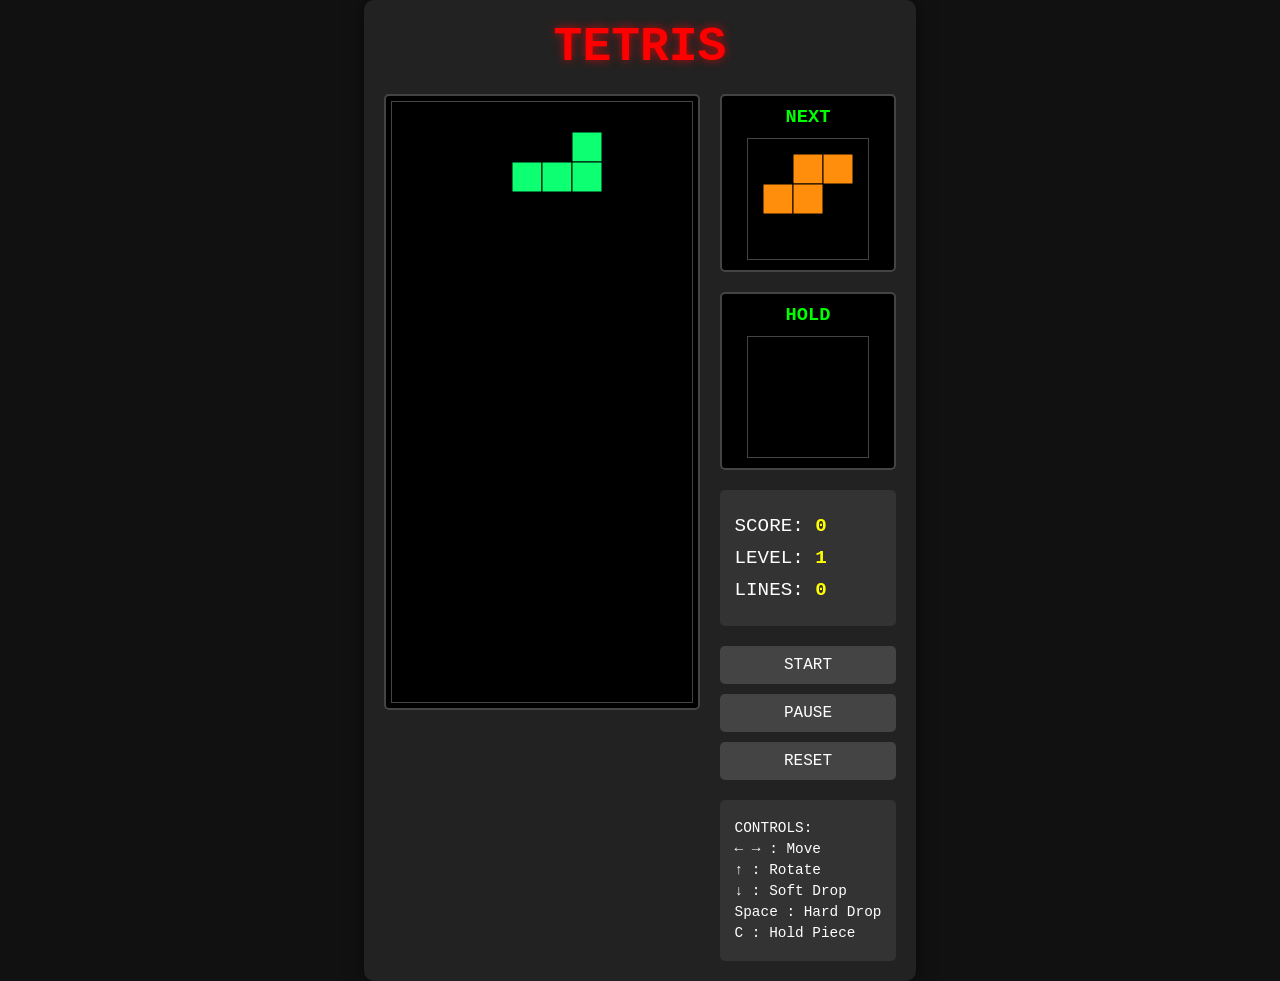
<file: index.html>
<!DOCTYPE html>
<html lang="en">
<head>
    <meta charset="UTF-8">
    <meta name="viewport" content="width=device-width, initial-scale=1.0">
    <title>Tetris Game</title>
    <link rel="stylesheet" href="style.css">
</head>
<body>
    <div class="game-container">
        <h1>TETRIS</h1>
        <div class="game-area">
            <div class="main-board">
                <canvas id="board" width="300" height="600"></canvas>
            </div>
            <div class="side-panel">
                <div class="next-piece">
                    <h3>NEXT</h3>
                    <canvas id="nextPiece" width="120" height="120"></canvas>
                </div>
                <div class="hold-piece">
                    <h3>HOLD</h3>
                    <canvas id="holdPiece" width="120" height="120"></canvas>
                </div>
                <div class="stats">
                    <div class="score">SCORE: <span id="score">0</span></div>
                    <div class="level">LEVEL: <span id="level">1</span></div>
                    <div class="lines">LINES: <span id="lines">0</span></div>
                </div>
                <div class="controls">
                    <button id="startBtn">START</button>
                    <button id="pauseBtn">PAUSE</button>
                    <button id="resetBtn">RESET</button>
                </div>
                <div class="instructions">
                    <p>CONTROLS:</p>
                    <p>← → : Move</p>
                    <p>↑ : Rotate</p>
                    <p>↓ : Soft Drop</p>
                    <p>Space : Hard Drop</p>
                    <p>C : Hold Piece</p>
                </div>
            </div>
        </div>
    </div>
    <script src="script.js"></script>
</body>
</html>
</file>
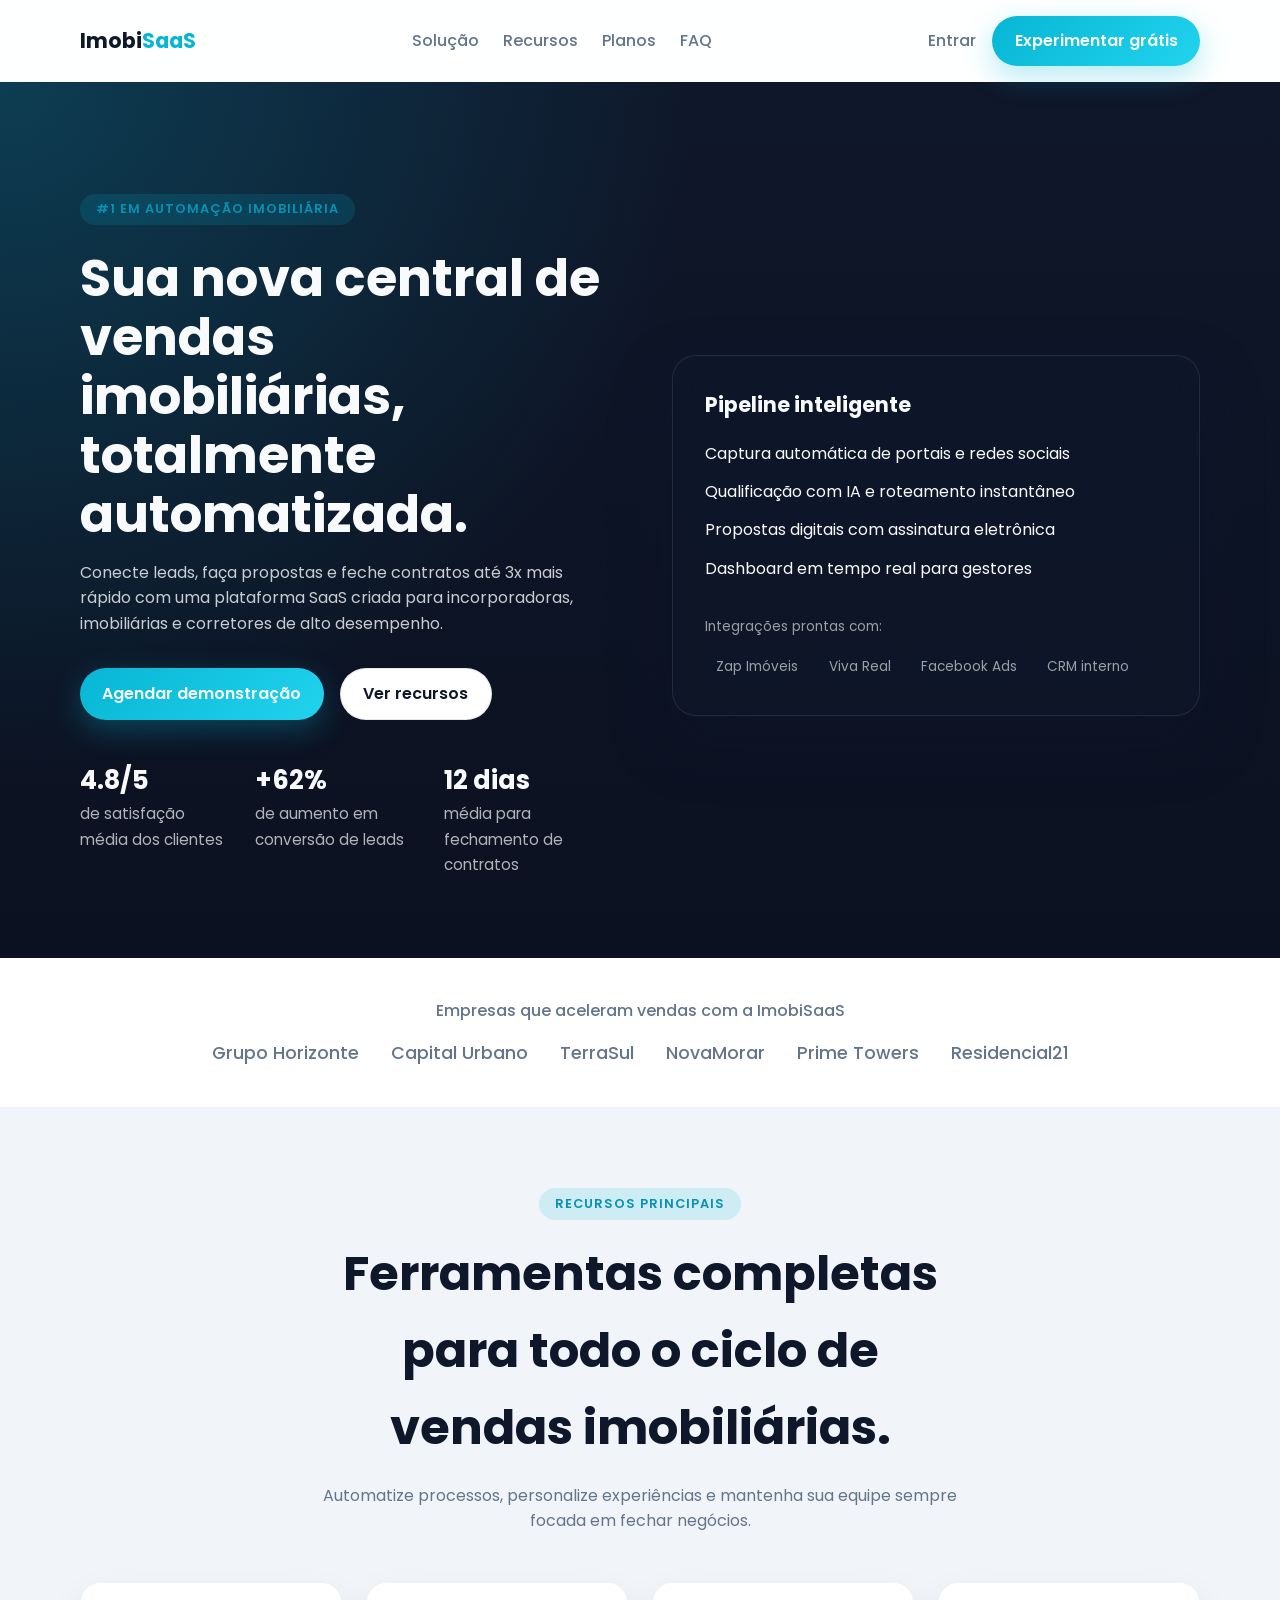
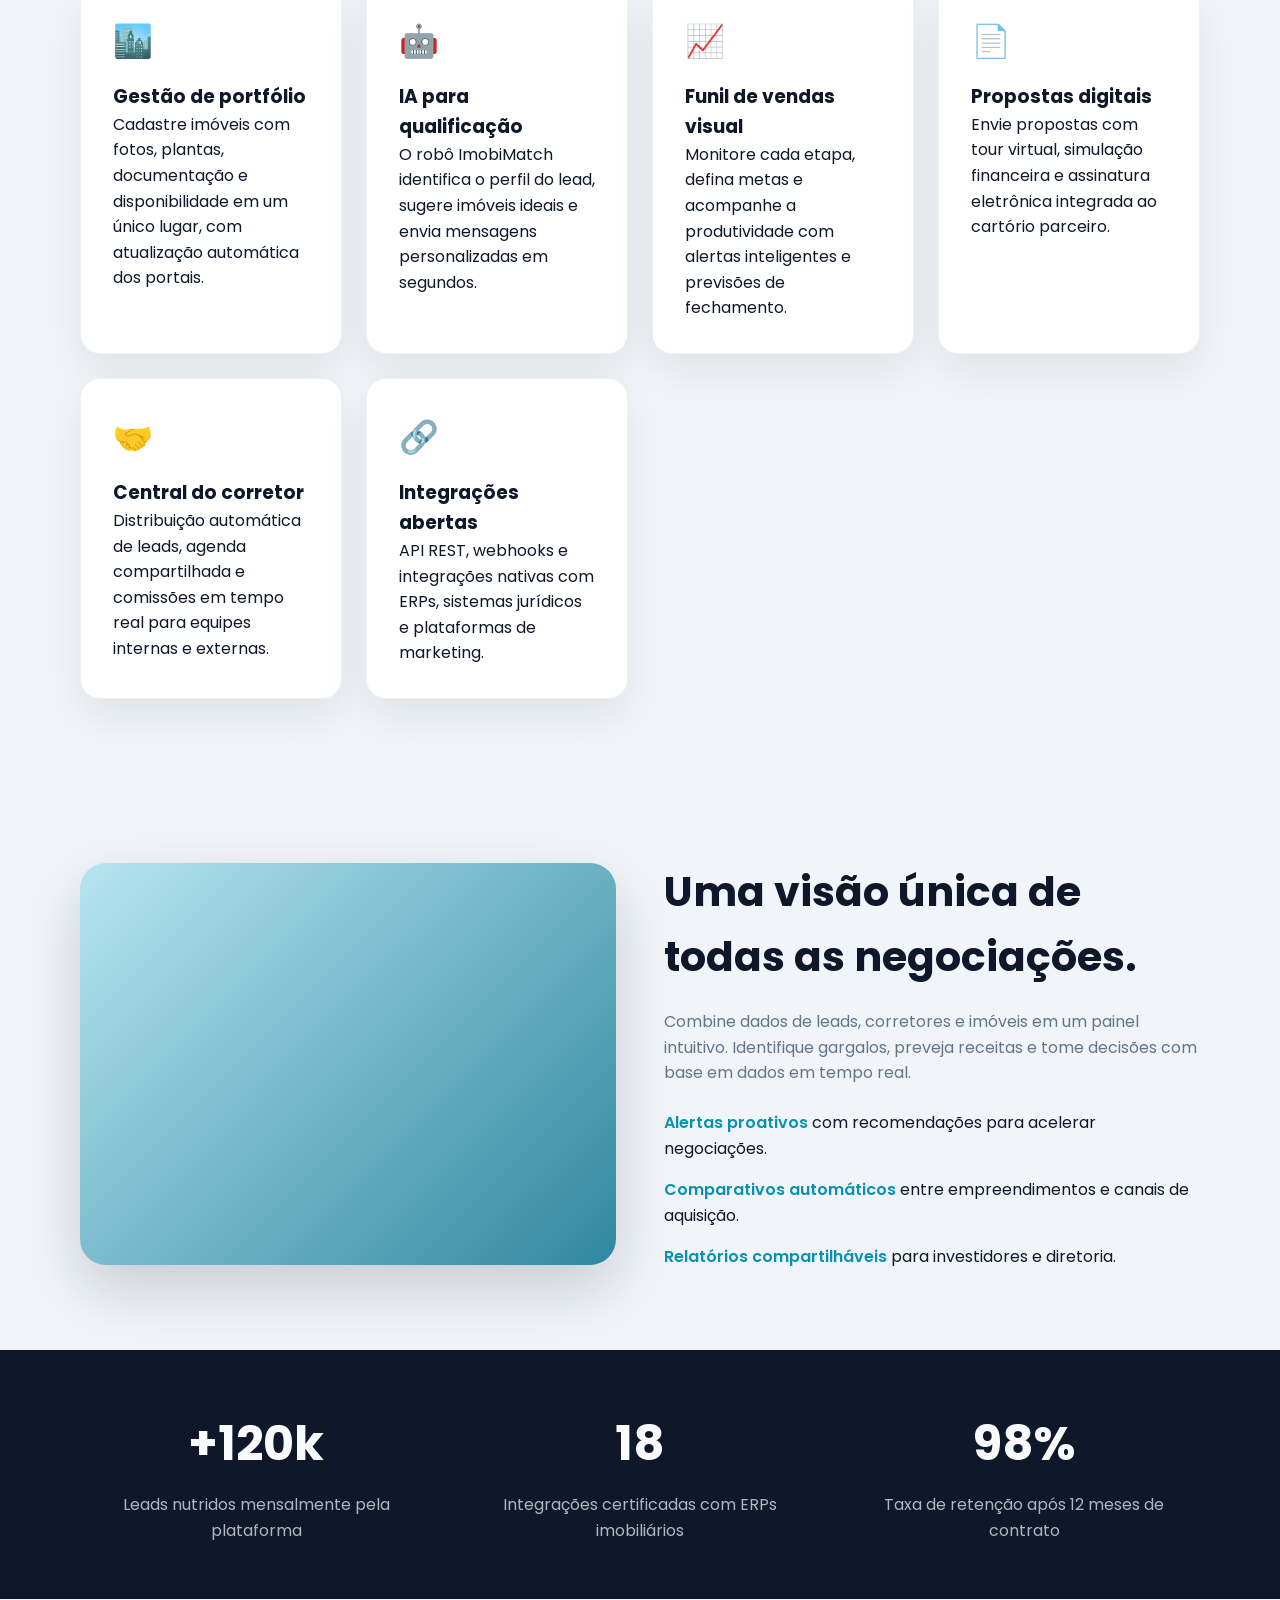
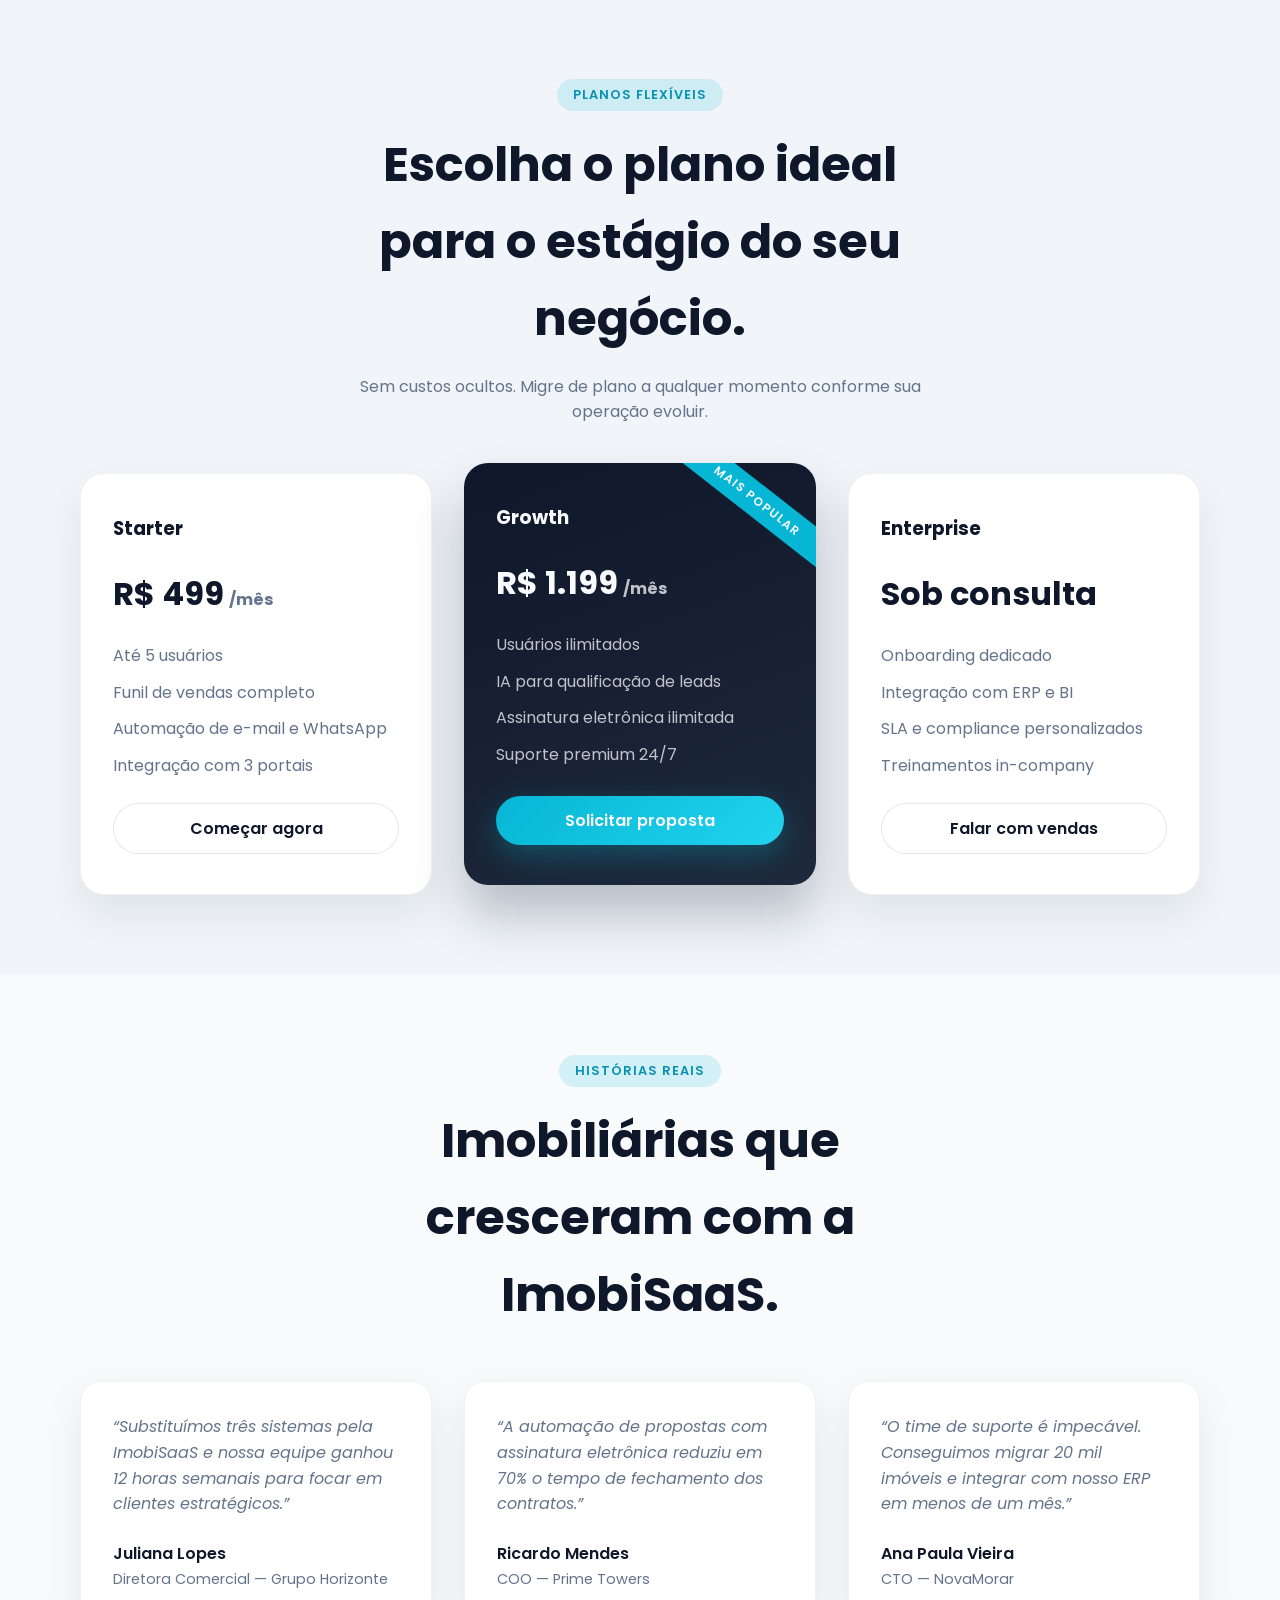
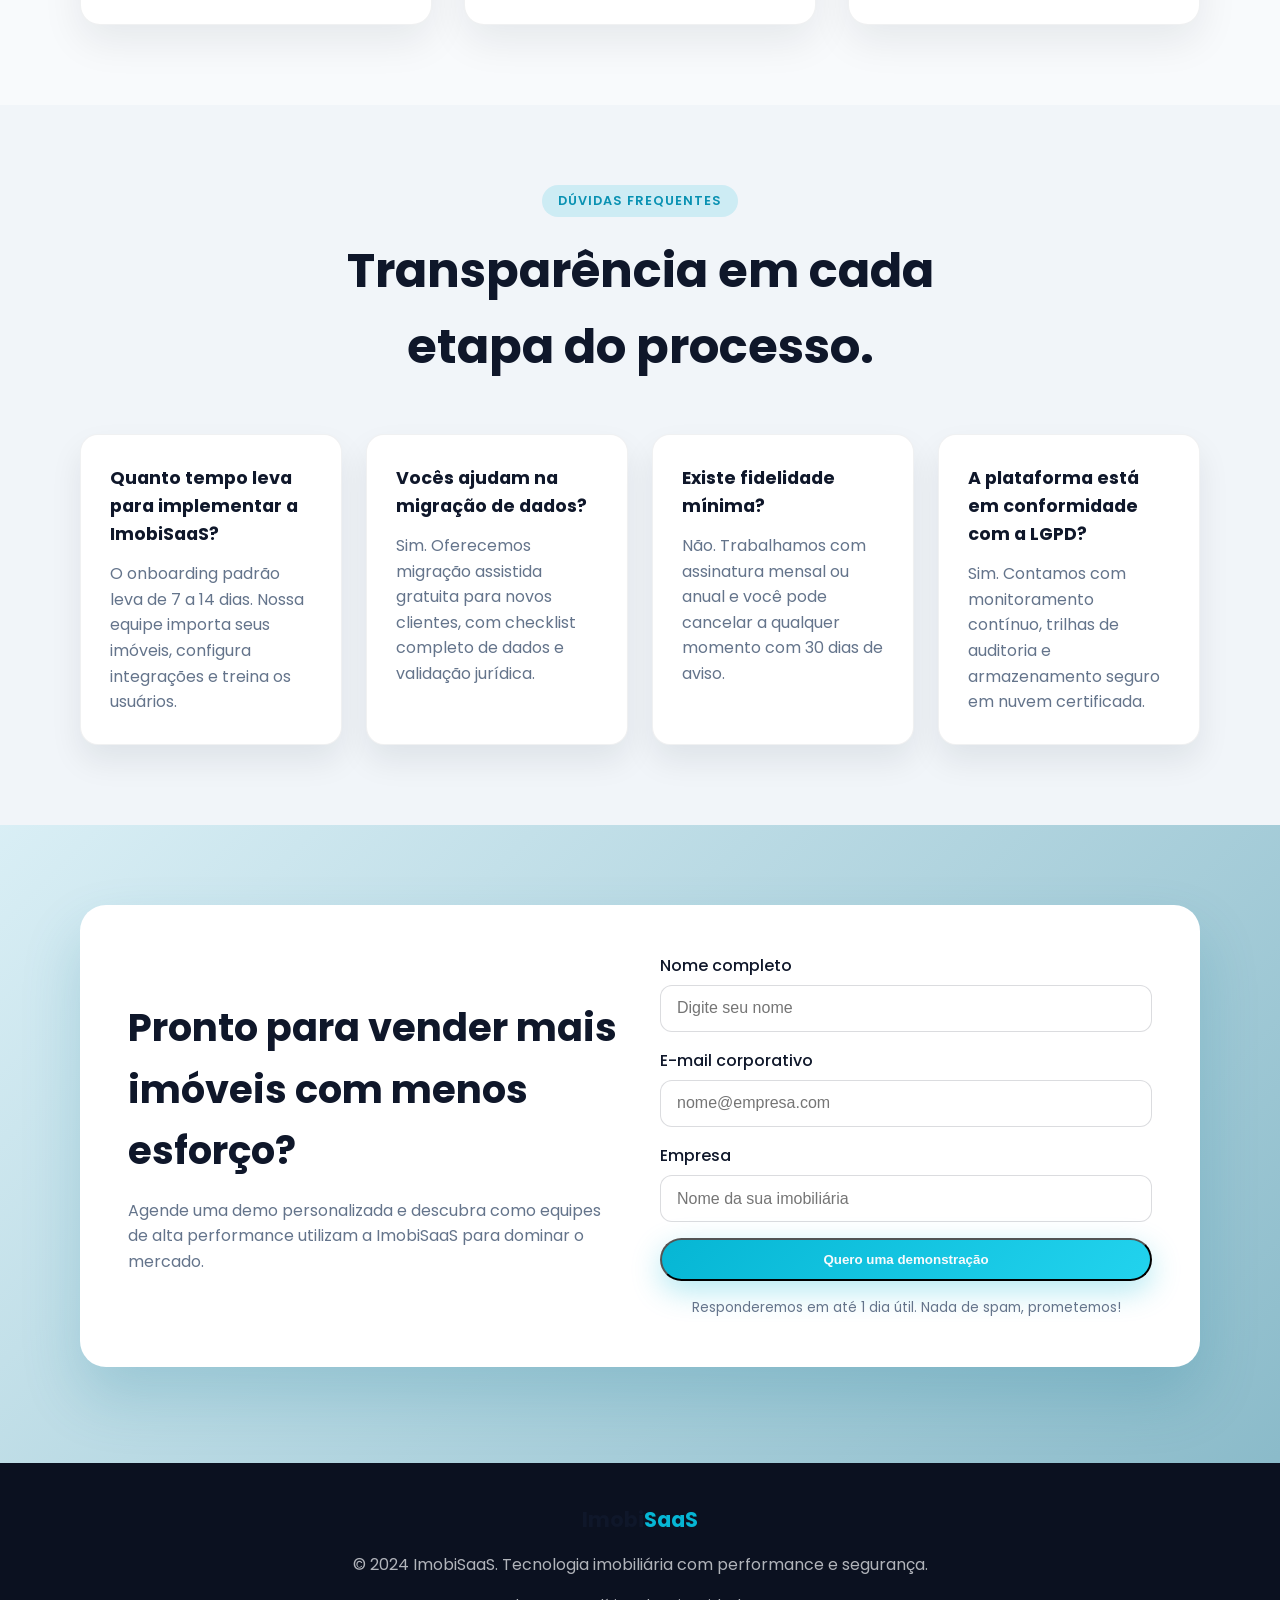
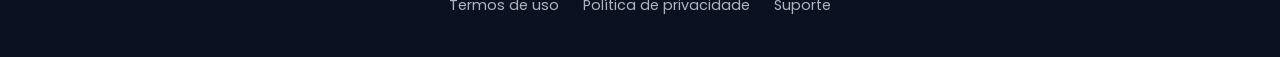
<file: landing/index.html>
<!DOCTYPE html>
<html lang="pt-BR">
<head>
    <meta charset="UTF-8">
    <meta name="viewport" content="width=device-width, initial-scale=1.0">
    <title>ImobiSaaS — Plataforma Inteligente de Venda de Imóveis</title>
    <link rel="preconnect" href="https://fonts.googleapis.com">
    <link rel="preconnect" href="https://fonts.gstatic.com" crossorigin>
    <link href="https://fonts.googleapis.com/css2?family=Poppins:wght@300;400;500;600;700&display=swap" rel="stylesheet">
    <link rel="stylesheet" href="styles.css">
</head>
<body>
    <header class="top-bar">
        <div class="container">
            <div class="logo">Imobi<span>SaaS</span></div>
            <nav class="nav-links">
                <a href="#solucao">Solução</a>
                <a href="#recursos">Recursos</a>
                <a href="#planos">Planos</a>
                <a href="#faq">FAQ</a>
            </nav>
            <div class="actions">
                <a class="link" href="#">Entrar</a>
                <a class="btn primary" href="#contato">Experimentar grátis</a>
            </div>
        </div>
    </header>

    <main>
        <section class="hero" id="solucao">
            <div class="container">
                <div class="copy">
                    <span class="badge">#1 em automação imobiliária</span>
                    <h1>Sua nova central de vendas imobiliárias, totalmente automatizada.</h1>
                    <p>Conecte leads, faça propostas e feche contratos até 3x mais rápido com uma plataforma SaaS criada para incorporadoras, imobiliárias e corretores de alto desempenho.</p>
                    <div class="cta">
                        <a class="btn primary" href="#contato">Agendar demonstração</a>
                        <a class="btn secondary" href="#recursos">Ver recursos</a>
                    </div>
                    <ul class="hero-metrics">
                        <li><strong>4.8/5</strong><span>de satisfação média dos clientes</span></li>
                        <li><strong>+62%</strong><span>de aumento em conversão de leads</span></li>
                        <li><strong>12 dias</strong><span>média para fechamento de contratos</span></li>
                    </ul>
                </div>
                <div class="card">
                    <h3>Pipeline inteligente</h3>
                    <ul>
                        <li>Captura automática de portais e redes sociais</li>
                        <li>Qualificação com IA e roteamento instantâneo</li>
                        <li>Propostas digitais com assinatura eletrônica</li>
                        <li>Dashboard em tempo real para gestores</li>
                    </ul>
                    <div class="card-foot">
                        <span>Integrações prontas com:</span>
                        <div class="integrations">
                            <span>Zap Imóveis</span>
                            <span>Viva Real</span>
                            <span>Facebook Ads</span>
                            <span>CRM interno</span>
                        </div>
                    </div>
                </div>
            </div>
        </section>

        <section class="logos">
            <div class="container">
                <span>Empresas que aceleram vendas com a ImobiSaaS</span>
                <div class="marquee">
                    <span>Grupo Horizonte</span>
                    <span>Capital Urbano</span>
                    <span>TerraSul</span>
                    <span>NovaMorar</span>
                    <span>Prime Towers</span>
                    <span>Residencial21</span>
                </div>
            </div>
        </section>

        <section class="features" id="recursos">
            <div class="container">
                <div class="section-heading">
                    <span class="badge">Recursos principais</span>
                    <h2>Ferramentas completas para todo o ciclo de vendas imobiliárias.</h2>
                    <p>Automatize processos, personalize experiências e mantenha sua equipe sempre focada em fechar negócios.</p>
                </div>
                <div class="feature-grid">
                    <article class="feature-card">
                        <div class="icon">🏙️</div>
                        <h3>Gestão de portfólio</h3>
                        <p>Cadastre imóveis com fotos, plantas, documentação e disponibilidade em um único lugar, com atualização automática dos portais.</p>
                    </article>
                    <article class="feature-card">
                        <div class="icon">🤖</div>
                        <h3>IA para qualificação</h3>
                        <p>O robô ImobiMatch identifica o perfil do lead, sugere imóveis ideais e envia mensagens personalizadas em segundos.</p>
                    </article>
                    <article class="feature-card">
                        <div class="icon">📈</div>
                        <h3>Funil de vendas visual</h3>
                        <p>Monitore cada etapa, defina metas e acompanhe a produtividade com alertas inteligentes e previsões de fechamento.</p>
                    </article>
                    <article class="feature-card">
                        <div class="icon">📄</div>
                        <h3>Propostas digitais</h3>
                        <p>Envie propostas com tour virtual, simulação financeira e assinatura eletrônica integrada ao cartório parceiro.</p>
                    </article>
                    <article class="feature-card">
                        <div class="icon">🤝</div>
                        <h3>Central do corretor</h3>
                        <p>Distribuição automática de leads, agenda compartilhada e comissões em tempo real para equipes internas e externas.</p>
                    </article>
                    <article class="feature-card">
                        <div class="icon">🔗</div>
                        <h3>Integrações abertas</h3>
                        <p>API REST, webhooks e integrações nativas com ERPs, sistemas jurídicos e plataformas de marketing.</p>
                    </article>
                </div>
            </div>
        </section>

        <section class="showcase">
            <div class="container">
                <div class="showcase-image" role="img" aria-label="Dashboard da plataforma ImobiSaaS"></div>
                <div class="showcase-copy">
                    <h2>Uma visão única de todas as negociações.</h2>
                    <p>Combine dados de leads, corretores e imóveis em um painel intuitivo. Identifique gargalos, preveja receitas e tome decisões com base em dados em tempo real.</p>
                    <ul>
                        <li><span>Alertas proativos</span> com recomendações para acelerar negociações.</li>
                        <li><span>Comparativos automáticos</span> entre empreendimentos e canais de aquisição.</li>
                        <li><span>Relatórios compartilháveis</span> para investidores e diretoria.</li>
                    </ul>
                </div>
            </div>
        </section>

        <section class="metrics">
            <div class="container">
                <div class="metric">
                    <strong>+120k</strong>
                    <span>Leads nutridos mensalmente pela plataforma</span>
                </div>
                <div class="metric">
                    <strong>18</strong>
                    <span>Integrações certificadas com ERPs imobiliários</span>
                </div>
                <div class="metric">
                    <strong>98%</strong>
                    <span>Taxa de retenção após 12 meses de contrato</span>
                </div>
            </div>
        </section>

        <section class="pricing" id="planos">
            <div class="container">
                <div class="section-heading">
                    <span class="badge">Planos flexíveis</span>
                    <h2>Escolha o plano ideal para o estágio do seu negócio.</h2>
                    <p>Sem custos ocultos. Migre de plano a qualquer momento conforme sua operação evoluir.</p>
                </div>
                <div class="pricing-grid">
                    <article class="pricing-card">
                        <h3>Starter</h3>
                        <p class="price">R$ 499<span>/mês</span></p>
                        <ul>
                            <li>Até 5 usuários</li>
                            <li>Funil de vendas completo</li>
                            <li>Automação de e-mail e WhatsApp</li>
                            <li>Integração com 3 portais</li>
                        </ul>
                        <a class="btn secondary" href="#contato">Começar agora</a>
                    </article>
                    <article class="pricing-card destaque">
                        <div class="tag">Mais popular</div>
                        <h3>Growth</h3>
                        <p class="price">R$ 1.199<span>/mês</span></p>
                        <ul>
                            <li>Usuários ilimitados</li>
                            <li>IA para qualificação de leads</li>
                            <li>Assinatura eletrônica ilimitada</li>
                            <li>Suporte premium 24/7</li>
                        </ul>
                        <a class="btn primary" href="#contato">Solicitar proposta</a>
                    </article>
                    <article class="pricing-card">
                        <h3>Enterprise</h3>
                        <p class="price">Sob consulta</p>
                        <ul>
                            <li>Onboarding dedicado</li>
                            <li>Integração com ERP e BI</li>
                            <li>SLA e compliance personalizados</li>
                            <li>Treinamentos in-company</li>
                        </ul>
                        <a class="btn secondary" href="#contato">Falar com vendas</a>
                    </article>
                </div>
            </div>
        </section>

        <section class="testimonials">
            <div class="container">
                <div class="section-heading">
                    <span class="badge">Histórias reais</span>
                    <h2>Imobiliárias que cresceram com a ImobiSaaS.</h2>
                </div>
                <div class="testimonial-grid">
                    <article class="testimonial-card">
                        <p>“Substituímos três sistemas pela ImobiSaaS e nossa equipe ganhou 12 horas semanais para focar em clientes estratégicos.”</p>
                        <div class="author">
                            <span class="name">Juliana Lopes</span>
                            <span class="role">Diretora Comercial — Grupo Horizonte</span>
                        </div>
                    </article>
                    <article class="testimonial-card">
                        <p>“A automação de propostas com assinatura eletrônica reduziu em 70% o tempo de fechamento dos contratos.”</p>
                        <div class="author">
                            <span class="name">Ricardo Mendes</span>
                            <span class="role">COO — Prime Towers</span>
                        </div>
                    </article>
                    <article class="testimonial-card">
                        <p>“O time de suporte é impecável. Conseguimos migrar 20 mil imóveis e integrar com nosso ERP em menos de um mês.”</p>
                        <div class="author">
                            <span class="name">Ana Paula Vieira</span>
                            <span class="role">CTO — NovaMorar</span>
                        </div>
                    </article>
                </div>
            </div>
        </section>

        <section class="faq" id="faq">
            <div class="container">
                <div class="section-heading">
                    <span class="badge">Dúvidas frequentes</span>
                    <h2>Transparência em cada etapa do processo.</h2>
                </div>
                <div class="faq-grid">
                    <article class="faq-item">
                        <h3>Quanto tempo leva para implementar a ImobiSaaS?</h3>
                        <p>O onboarding padrão leva de 7 a 14 dias. Nossa equipe importa seus imóveis, configura integrações e treina os usuários.</p>
                    </article>
                    <article class="faq-item">
                        <h3>Vocês ajudam na migração de dados?</h3>
                        <p>Sim. Oferecemos migração assistida gratuita para novos clientes, com checklist completo de dados e validação jurídica.</p>
                    </article>
                    <article class="faq-item">
                        <h3>Existe fidelidade mínima?</h3>
                        <p>Não. Trabalhamos com assinatura mensal ou anual e você pode cancelar a qualquer momento com 30 dias de aviso.</p>
                    </article>
                    <article class="faq-item">
                        <h3>A plataforma está em conformidade com a LGPD?</h3>
                        <p>Sim. Contamos com monitoramento contínuo, trilhas de auditoria e armazenamento seguro em nuvem certificada.</p>
                    </article>
                </div>
            </div>
        </section>

        <section class="cta" id="contato">
            <div class="container">
                <div class="cta-card">
                    <div class="cta-copy">
                        <h2>Pronto para vender mais imóveis com menos esforço?</h2>
                        <p>Agende uma demo personalizada e descubra como equipes de alta performance utilizam a ImobiSaaS para dominar o mercado.</p>
                    </div>
                    <form class="cta-form">
                        <div class="field">
                            <label for="name">Nome completo</label>
                            <input id="name" type="text" placeholder="Digite seu nome">
                        </div>
                        <div class="field">
                            <label for="email">E-mail corporativo</label>
                            <input id="email" type="email" placeholder="nome@empresa.com">
                        </div>
                        <div class="field">
                            <label for="company">Empresa</label>
                            <input id="company" type="text" placeholder="Nome da sua imobiliária">
                        </div>
                        <button type="submit" class="btn primary">Quero uma demonstração</button>
                        <span class="form-note">Responderemos em até 1 dia útil. Nada de spam, prometemos!</span>
                    </form>
                </div>
            </div>
        </section>
    </main>

    <footer>
        <div class="container">
            <div class="logo">Imobi<span>SaaS</span></div>
            <p>© 2024 ImobiSaaS. Tecnologia imobiliária com performance e segurança.</p>
            <div class="footer-links">
                <a href="#">Termos de uso</a>
                <a href="#">Política de privacidade</a>
                <a href="#">Suporte</a>
            </div>
        </div>
    </footer>
</body>
</html>
</file>
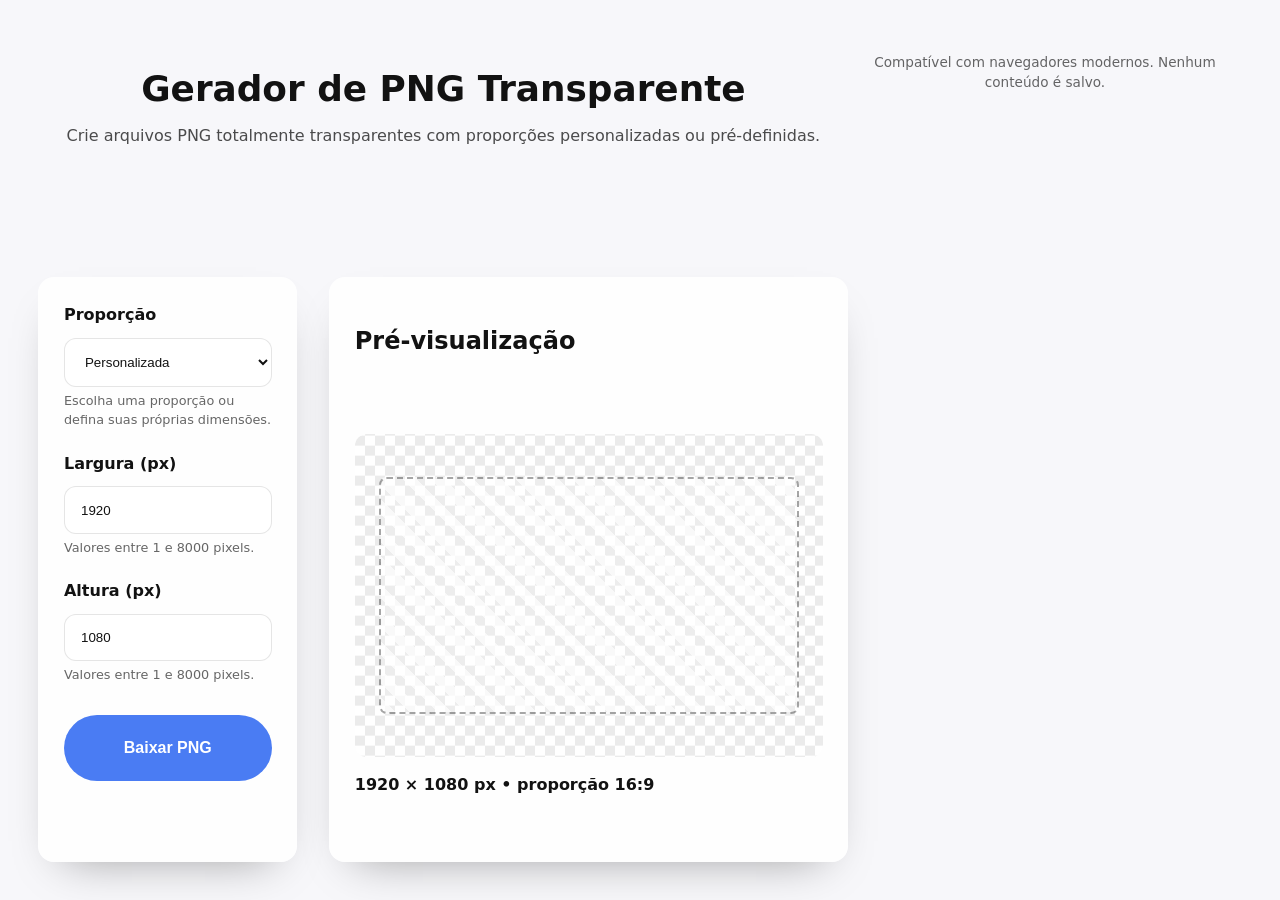
<file: web/transparent-generator/index.html>
<!DOCTYPE html>
<html lang="pt-BR">
<head>
  <meta charset="UTF-8">
  <meta name="viewport" content="width=device-width, initial-scale=1.0">
  <title>Gerador de PNG Transparente</title>
  <link rel="stylesheet" href="styles.css">
</head>
<body>
  <main class="app">
    <header>
      <h1>Gerador de PNG Transparente</h1>
      <p>Crie arquivos PNG totalmente transparentes com proporções personalizadas ou pré-definidas.</p>
    </header>

    <section class="controls" aria-label="Controles de dimensão">
      <div class="field">
        <label for="ratio">Proporção</label>
        <select id="ratio" aria-describedby="ratioHelp">
          <option value="custom">Personalizada</option>
          <option value="16:9">16:9 (1920×1080)</option>
          <option value="4:3">4:3 (1600×1200)</option>
          <option value="1:1">1:1 (1080×1080)</option>
          <option value="9:16">9:16 (1080×1920)</option>
        </select>
        <small id="ratioHelp">Escolha uma proporção ou defina suas próprias dimensões.</small>
      </div>

      <div class="field">
        <label for="width">Largura (px)</label>
        <input type="number" id="width" min="1" max="8000" value="1920" aria-describedby="widthHelp">
        <small id="widthHelp">Valores entre 1 e 8000 pixels.</small>
      </div>

      <div class="field">
        <label for="height">Altura (px)</label>
        <input type="number" id="height" min="1" max="8000" value="1080" aria-describedby="heightHelp">
        <small id="heightHelp">Valores entre 1 e 8000 pixels.</small>
      </div>

      <button id="download" type="button" class="download">Baixar PNG</button>
      <p class="feedback" role="status" aria-live="polite"></p>
    </section>

    <section class="preview" aria-label="Pré-visualização da tela transparente">
      <h2>Pré-visualização</h2>
      <div class="preview-frame">
        <div class="preview-canvas" role="img" aria-label="Pré-visualização das dimensões selecionadas"></div>
      </div>
      <p class="dimensions" aria-live="polite">1920 × 1080 px</p>
    </section>
  </main>

  <footer>
    <p>Compatível com navegadores modernos. Nenhum conteúdo é salvo.</p>
  </footer>

  <script src="script.js" defer></script>
</body>
</html>
</file>
<file: style.css>
* {
    margin: 0;
    padding: 0;
    box-sizing: border-box;
}

body {
    font-family: 'Courier New', monospace;
    background-color: #111;
    color: #fff;
    display: flex;
    justify-content: center;
    align-items: center;
    min-height: 100vh;
    overflow: hidden;
}

.game-container {
    text-align: center;
    background-color: #222;
    border-radius: 10px;
    padding: 20px;
    box-shadow: 0 0 20px rgba(0, 0, 0, 0.5);
}

h1 {
    font-size: 3rem;
    margin-bottom: 20px;
    color: #ff0000;
    text-shadow: 0 0 10px rgba(255, 0, 0, 0.7);
}

.game-area {
    display: flex;
    gap: 20px;
    align-items: flex-start;
}

.main-board {
    background-color: #000;
    border: 2px solid #444;
    border-radius: 5px;
    padding: 5px;
}

#board {
    display: block;
    background-color: #000;
    border: 1px solid #444;
}

.side-panel {
    display: flex;
    flex-direction: column;
    gap: 20px;
    min-width: 150px;
}

.next-piece, .hold-piece {
    background-color: #000;
    border: 2px solid #444;
    border-radius: 5px;
    padding: 10px;
    text-align: center;
}

.next-piece h3, .hold-piece h3 {
    margin-bottom: 10px;
    color: #0f0;
}

#nextPiece, #holdPiece {
    display: block;
    background-color: #000;
    border: 1px solid #444;
    margin: 0 auto;
}

.stats {
    background-color: #333;
    padding: 15px;
    border-radius: 5px;
    text-align: left;
}

.stats div {
    margin: 10px 0;
    font-size: 1.2rem;
}

.score span, .level span, .lines span {
    color: #ff0;
    font-weight: bold;
}

.controls {
    display: flex;
    flex-direction: column;
    gap: 10px;
}

button {
    padding: 10px 15px;
    font-size: 1rem;
    font-family: inherit;
    background-color: #444;
    color: white;
    border: none;
    border-radius: 5px;
    cursor: pointer;
    transition: background-color 0.3s;
}

button:hover {
    background-color: #666;
}

.instructions {
    background-color: #333;
    padding: 15px;
    border-radius: 5px;
    text-align: left;
    font-size: 0.9rem;
}

.instructions p {
    margin: 5px 0;
}

/* Animation for line clearing */
.line-clear {
    animation: clearLine 0.3s ease-in-out;
}

@keyframes clearLine {
    0% { background-color: transparent; }
    50% { background-color: #ff0; }
    100% { background-color: transparent; }
}
</file>
<file: landing/styles.css>
:root {
    --bg: #0f172a;
    --bg-light: #111c33;
    --accent: #06b6d4;
    --accent-dark: #0891b2;
    --text: #0f172a;
    --muted: #64748b;
    --white: #f8fafc;
    --card: rgba(15, 23, 42, 0.7);
}

* {
    margin: 0;
    padding: 0;
    box-sizing: border-box;
}

body {
    font-family: 'Poppins', sans-serif;
    background: #f1f5f9;
    color: var(--text);
    line-height: 1.6;
}

.container {
    width: min(1120px, 92vw);
    margin: 0 auto;
}

.top-bar {
    position: sticky;
    top: 0;
    z-index: 10;
    background: rgba(255, 255, 255, 0.92);
    backdrop-filter: blur(14px);
    box-shadow: 0 1px 0 rgba(15, 23, 42, 0.06);
}

.top-bar .container {
    display: flex;
    align-items: center;
    justify-content: space-between;
    padding: 1rem 0;
}

.logo {
    font-weight: 700;
    font-size: 1.3rem;
    color: var(--text);
}

.logo span {
    color: var(--accent);
}

.nav-links {
    display: flex;
    gap: 1.5rem;
}

.nav-links a {
    color: var(--muted);
    text-decoration: none;
    font-weight: 500;
    transition: color 0.2s ease;
}

.nav-links a:hover {
    color: var(--text);
}

.actions {
    display: flex;
    gap: 1rem;
    align-items: center;
}

.link {
    color: var(--muted);
    text-decoration: none;
    font-weight: 500;
}

.btn {
    display: inline-flex;
    align-items: center;
    justify-content: center;
    padding: 0.75rem 1.4rem;
    border-radius: 999px;
    font-weight: 600;
    text-decoration: none;
    transition: transform 0.2s ease, box-shadow 0.2s ease;
}

.btn.primary {
    background: linear-gradient(135deg, var(--accent), #22d3ee);
    color: var(--white);
    box-shadow: 0 10px 30px rgba(6, 182, 212, 0.3);
}

.btn.primary:hover {
    transform: translateY(-2px);
    box-shadow: 0 18px 30px rgba(6, 182, 212, 0.35);
}

.btn.secondary {
    border: 1px solid rgba(15, 23, 42, 0.1);
    color: var(--text);
    background: white;
}

.btn.secondary:hover {
    transform: translateY(-2px);
    box-shadow: 0 12px 24px rgba(15, 23, 42, 0.1);
}

.badge {
    display: inline-block;
    padding: 0.35rem 1rem;
    border-radius: 999px;
    font-size: 0.8rem;
    font-weight: 600;
    background: rgba(6, 182, 212, 0.15);
    color: var(--accent-dark);
    text-transform: uppercase;
    letter-spacing: 1px;
}

.hero {
    background: radial-gradient(circle at top left, rgba(6, 182, 212, 0.24), transparent 45%),
                linear-gradient(180deg, #0f172a 0%, #0b1120 100%);
    color: var(--white);
    padding: 7rem 0 5rem;
    position: relative;
    overflow: hidden;
}

.hero .container {
    display: grid;
    grid-template-columns: repeat(2, minmax(0, 1fr));
    gap: 4rem;
    align-items: center;
}

.hero .copy h1 {
    font-size: clamp(2.5rem, 4vw, 3.8rem);
    line-height: 1.15;
    margin: 1.5rem 0 1rem;
}

.hero .copy p {
    color: rgba(248, 250, 252, 0.8);
    max-width: 560px;
}

.hero .cta {
    display: flex;
    gap: 1rem;
    margin: 2rem 0 2.5rem;
}

.hero-metrics {
    display: flex;
    gap: 2rem;
    list-style: none;
}

.hero-metrics li strong {
    font-size: 1.6rem;
    display: block;
}

.hero-metrics li span {
    color: rgba(248, 250, 252, 0.7);
    font-size: 0.95rem;
}

.hero .card {
    background: var(--card);
    border: 1px solid rgba(148, 163, 184, 0.15);
    border-radius: 24px;
    padding: 2rem;
    backdrop-filter: blur(16px);
    box-shadow: 0 25px 60px rgba(15, 23, 42, 0.35);
}

.hero .card h3 {
    font-size: 1.3rem;
    margin-bottom: 1.2rem;
}

.hero .card ul {
    list-style: none;
    display: grid;
    gap: 0.8rem;
    margin-bottom: 2rem;
}

.hero .card-foot span {
    font-size: 0.85rem;
    color: rgba(248, 250, 252, 0.6);
}

.integrations {
    display: flex;
    flex-wrap: wrap;
    gap: 0.5rem;
    margin-top: 0.7rem;
}

.integrations span {
    padding: 0.35rem 0.7rem;
    border-radius: 999px;
    background: rgba(15, 23, 42, 0.45);
    font-size: 0.75rem;
}

.logos {
    background: white;
    padding: 2.5rem 0;
    border-bottom: 1px solid rgba(15, 23, 42, 0.06);
}

.logos .container {
    display: flex;
    flex-direction: column;
    gap: 1rem;
    align-items: center;
    text-align: center;
    color: var(--muted);
    font-weight: 500;
}

.marquee {
    display: flex;
    gap: 2rem;
    flex-wrap: wrap;
    justify-content: center;
    font-size: 1.1rem;
}

.features {
    padding: 5rem 0;
}

.section-heading {
    text-align: center;
    max-width: 640px;
    margin: 0 auto 3rem;
}

.section-heading h2 {
    font-size: clamp(2rem, 4vw, 3rem);
    margin: 1rem 0;
}

.section-heading p {
    color: var(--muted);
}

.feature-grid {
    display: grid;
    grid-template-columns: repeat(auto-fit, minmax(240px, 1fr));
    gap: 1.5rem;
}

.feature-card {
    background: white;
    padding: 2rem;
    border-radius: 20px;
    border: 1px solid rgba(15, 23, 42, 0.06);
    box-shadow: 0 18px 40px rgba(15, 23, 42, 0.08);
    transition: transform 0.2s ease, box-shadow 0.2s ease;
}

.feature-card:hover {
    transform: translateY(-6px);
    box-shadow: 0 24px 50px rgba(15, 23, 42, 0.12);
}

.feature-card .icon {
    font-size: 2rem;
    margin-bottom: 1rem;
}

.showcase {
    padding: 5rem 0;
}

.showcase .container {
    display: grid;
    grid-template-columns: repeat(auto-fit, minmax(280px, 1fr));
    gap: 3rem;
    align-items: center;
}

.showcase-image {
    aspect-ratio: 4 / 3;
    border-radius: 26px;
    background: linear-gradient(135deg, rgba(6, 182, 212, 0.25), rgba(14, 116, 144, 0.85)),
                url('https://images.unsplash.com/photo-1505693416388-ac5ce068fe85?auto=format&fit=crop&w=1200&q=80') center/cover;
    box-shadow: 0 24px 60px rgba(15, 23, 42, 0.18);
}

.showcase-copy h2 {
    font-size: clamp(2rem, 3.2vw, 2.8rem);
    margin-bottom: 1.2rem;
}

.showcase-copy p {
    color: var(--muted);
    margin-bottom: 1.5rem;
}

.showcase-copy ul {
    list-style: none;
    display: grid;
    gap: 1rem;
}

.showcase-copy li span {
    font-weight: 600;
    color: var(--accent-dark);
}

.metrics {
    background: #0f172a;
    color: var(--white);
    padding: 3.5rem 0;
}

.metrics .container {
    display: grid;
    grid-template-columns: repeat(auto-fit, minmax(200px, 1fr));
    gap: 2rem;
}

.metric {
    text-align: center;
}

.metric strong {
    font-size: clamp(2rem, 4vw, 3rem);
    display: block;
    margin-bottom: 0.6rem;
}

.metric span {
    color: rgba(248, 250, 252, 0.7);
}

.pricing {
    padding: 5rem 0;
}

.pricing-grid {
    display: grid;
    grid-template-columns: repeat(auto-fit, minmax(260px, 1fr));
    gap: 2rem;
}

.pricing-card {
    background: white;
    border-radius: 24px;
    padding: 2.5rem 2rem;
    border: 1px solid rgba(15, 23, 42, 0.06);
    box-shadow: 0 20px 40px rgba(15, 23, 42, 0.08);
    position: relative;
    overflow: hidden;
    display: flex;
    flex-direction: column;
    gap: 1.5rem;
}

.pricing-card .price {
    font-size: 2rem;
    font-weight: 700;
}

.pricing-card .price span {
    font-size: 1rem;
    color: var(--muted);
    margin-left: 0.3rem;
}

.pricing-card ul {
    list-style: none;
    display: grid;
    gap: 0.7rem;
    color: var(--muted);
}

.pricing-card .btn {
    margin-top: auto;
}

.pricing-card.destaque {
    background: linear-gradient(160deg, #0f172a, #1e293b);
    color: var(--white);
    transform: translateY(-10px);
    border: none;
    box-shadow: 0 30px 50px rgba(15, 23, 42, 0.25);
}

.pricing-card.destaque .price span,
.pricing-card.destaque ul {
    color: rgba(248, 250, 252, 0.75);
}

.pricing-card .tag {
    position: absolute;
    top: 1.4rem;
    right: -2.4rem;
    background: var(--accent);
    color: var(--white);
    padding: 0.4rem 2.8rem;
    transform: rotate(38deg);
    font-size: 0.75rem;
    text-transform: uppercase;
    letter-spacing: 1px;
    font-weight: 600;
}

.testimonials {
    padding: 5rem 0;
    background: #f8fafc;
}

.testimonial-grid {
    display: grid;
    grid-template-columns: repeat(auto-fit, minmax(240px, 1fr));
    gap: 2rem;
}

.testimonial-card {
    background: white;
    border-radius: 20px;
    padding: 2rem;
    border: 1px solid rgba(15, 23, 42, 0.06);
    box-shadow: 0 16px 40px rgba(15, 23, 42, 0.08);
}

.testimonial-card p {
    color: var(--muted);
    margin-bottom: 1.5rem;
    font-style: italic;
}

.author .name {
    font-weight: 600;
    display: block;
}

.author .role {
    color: var(--muted);
    font-size: 0.9rem;
}

.faq {
    padding: 5rem 0;
}

.faq-grid {
    display: grid;
    grid-template-columns: repeat(auto-fit, minmax(260px, 1fr));
    gap: 1.5rem;
}

.faq-item {
    background: white;
    border-radius: 18px;
    padding: 1.8rem;
    border: 1px solid rgba(15, 23, 42, 0.06);
    box-shadow: 0 16px 32px rgba(15, 23, 42, 0.08);
}

.faq-item h3 {
    margin-bottom: 0.8rem;
    font-size: 1.1rem;
}

.faq-item p {
    color: var(--muted);
}

section.cta {
    padding: 5rem 0 6rem;
    background: linear-gradient(135deg, rgba(6, 182, 212, 0.1), rgba(14, 116, 144, 0.45));
}

.cta-card {
    background: white;
    border-radius: 26px;
    padding: 3rem;
    display: grid;
    grid-template-columns: repeat(auto-fit, minmax(260px, 1fr));
    gap: 2.5rem;
    align-items: center;
    box-shadow: 0 30px 60px rgba(14, 116, 144, 0.2);
}

.cta-copy h2 {
    font-size: clamp(2rem, 3vw, 2.6rem);
    margin-bottom: 1rem;
}

.cta-copy p {
    color: var(--muted);
}

.cta-form {
    display: grid;
    gap: 1rem;
}

.field {
    display: flex;
    flex-direction: column;
    gap: 0.4rem;
}

.field label {
    font-weight: 500;
    color: var(--text);
}

.field input {
    padding: 0.85rem 1rem;
    border-radius: 12px;
    border: 1px solid rgba(15, 23, 42, 0.15);
    font-size: 1rem;
    transition: border-color 0.2s ease, box-shadow 0.2s ease;
}

.field input:focus {
    outline: none;
    border-color: var(--accent);
    box-shadow: 0 0 0 3px rgba(6, 182, 212, 0.2);
}

.cta-form .form-note {
    font-size: 0.85rem;
    color: var(--muted);
    text-align: center;
}

footer {
    background: #0b1120;
    color: rgba(248, 250, 252, 0.7);
    padding: 2.5rem 0;
}

footer .container {
    display: flex;
    flex-direction: column;
    gap: 1rem;
    align-items: center;
    text-align: center;
}

.footer-links {
    display: flex;
    gap: 1.5rem;
}

.footer-links a {
    color: rgba(248, 250, 252, 0.7);
    text-decoration: none;
    font-size: 0.9rem;
}

.footer-links a:hover {
    color: var(--white);
}

@media (max-width: 900px) {
    .nav-links {
        display: none;
    }

    .hero .container {
        grid-template-columns: 1fr;
        text-align: center;
    }

    .hero .cta {
        justify-content: center;
        flex-wrap: wrap;
    }

    .hero-metrics {
        justify-content: center;
        flex-wrap: wrap;
    }

    .hero .card {
        order: -1;
    }
}

@media (max-width: 600px) {
    .top-bar .container {
        padding: 1rem 0.5rem;
    }

    .hero {
        padding: 5rem 0 3.5rem;
    }

    .feature-card,
    .pricing-card,
    .testimonial-card,
    .faq-item {
        padding: 1.6rem;
    }

    .cta-card {
        padding: 2rem;
    }
}
</file>
<file: web/transparent-generator/styles.css>
:root {
  color-scheme: light dark;
  font-family: "Inter", system-ui, -apple-system, BlinkMacSystemFont, "Segoe UI", sans-serif;
  line-height: 1.5;
  font-size: 16px;
  --bg: #f7f7fa;
  --text: #121212;
  --accent: #4a7cf3;
  --border: rgba(0, 0, 0, 0.1);
  --card-bg: rgba(255, 255, 255, 0.9);
  --success: #166534;
  --error: #b91c1c;
}

@media (prefers-color-scheme: dark) {
  :root {
    --bg: #0d1117;
    --text: #f1f5f9;
    --border: rgba(241, 245, 249, 0.1);
    --card-bg: rgba(13, 17, 23, 0.85);
    --success: #34d399;
    --error: #f87171;
  }
}

* {
  box-sizing: border-box;
}

body {
  margin: 0;
  background: var(--bg);
  color: var(--text);
  display: flex;
  min-height: 100vh;
  justify-content: center;
  padding: clamp(1.5rem, 3vw, 3rem);
}

main.app {
  width: min(960px, 100%);
  display: grid;
  gap: 2rem;
}

header {
  text-align: center;
}

header h1 {
  font-size: clamp(1.8rem, 2.8vw, 2.6rem);
  margin-bottom: 0.5rem;
}

header p {
  margin: 0;
  color: rgba(0, 0, 0, 0.7);
}

@media (prefers-color-scheme: dark) {
  header p {
    color: rgba(255, 255, 255, 0.7);
  }
}

.controls {
  display: grid;
  gap: 1rem;
  background: var(--card-bg);
  padding: clamp(1.5rem, 2vw, 2.25rem);
  border-radius: 1rem;
  box-shadow: 0 20px 45px -25px rgba(0, 0, 0, 0.4);
}

.field {
  display: grid;
  gap: 0.25rem;
}

label {
  font-weight: 600;
}

input[type="number"],
select {
  padding: 0.75rem 1rem;
  border-radius: 0.75rem;
  border: 1px solid var(--border);
  background: rgba(255, 255, 255, 0.85);
  color: inherit;
}

input[type="number"]:focus,
select:focus {
  outline: 3px solid rgba(74, 124, 243, 0.25);
  border-color: var(--accent);
}

small {
  font-size: 0.8rem;
  color: rgba(0, 0, 0, 0.6);
}

@media (prefers-color-scheme: dark) {
  input[type="number"],
  select {
    background: rgba(24, 31, 43, 0.9);
  }

  small {
    color: rgba(255, 255, 255, 0.6);
  }
}

.download {
  margin-top: 0.5rem;
  padding: 0.9rem 1.4rem;
  border: none;
  border-radius: 999px;
  background: var(--accent);
  color: #fff;
  font-weight: 600;
  font-size: 1rem;
  cursor: pointer;
  transition: transform 0.15s ease, box-shadow 0.15s ease;
}

.download:hover,
.download:focus-visible {
  transform: translateY(-2px);
  box-shadow: 0 10px 30px -15px var(--accent);
}

.feedback {
  min-height: 1.2rem;
  margin: 0;
  font-weight: 500;
}

.feedback.error {
  color: var(--error);
}

.feedback.success {
  color: var(--success);
}

.preview {
  display: grid;
  gap: 1rem;
  background: var(--card-bg);
  padding: clamp(1.5rem, 2vw, 2.25rem);
  border-radius: 1rem;
  box-shadow: 0 20px 45px -25px rgba(0, 0, 0, 0.4);
}

.preview-frame {
  position: relative;
  border-radius: 0.75rem;
  padding: 1.5rem;
  background: repeating-conic-gradient(
      rgba(0, 0, 0, 0.08) 0 25%,
      rgba(0, 0, 0, 0) 0 50%
    )
    0 / 20px 20px,
    rgba(255, 255, 255, 0.7);
  min-height: 240px;
  display: grid;
  place-items: center;
}

.preview-canvas {
  width: min(100%, var(--preview-width, 420px));
  max-width: 100%;
  height: var(--preview-height, auto);
  aspect-ratio: var(--aspect, 16 / 9);
  border-radius: 0.5rem;
  border: 2px dashed rgba(0, 0, 0, 0.35);
  background: repeating-linear-gradient(
      45deg,
      rgba(255, 255, 255, 0.7) 0 10px,
      rgba(255, 255, 255, 0.1) 10px 20px
    );
  transition: aspect-ratio 0.2s ease, width 0.2s ease;
}

@media (prefers-color-scheme: dark) {
  .preview-frame {
    background: repeating-conic-gradient(
        rgba(255, 255, 255, 0.08) 0 25%,
        rgba(0, 0, 0, 0) 0 50%
      )
      0 / 20px 20px,
      rgba(13, 17, 23, 0.8);
  }

  .preview-canvas {
    border-color: rgba(255, 255, 255, 0.35);
    background: repeating-linear-gradient(
        45deg,
        rgba(13, 17, 23, 0.6) 0 10px,
        rgba(255, 255, 255, 0.1) 10px 20px
      );
  }
}

.dimensions {
  font-weight: 600;
  font-size: 1rem;
  margin: 0;
}

footer {
  text-align: center;
  font-size: 0.85rem;
  color: rgba(0, 0, 0, 0.6);
}

@media (prefers-color-scheme: dark) {
  footer {
    color: rgba(255, 255, 255, 0.6);
  }
}

@media (min-width: 880px) {
  main.app {
    grid-template-columns: 1fr 1fr;
  }

  header {
    grid-column: span 2;
  }

  footer {
    grid-column: span 2;
  }
}
</file>
